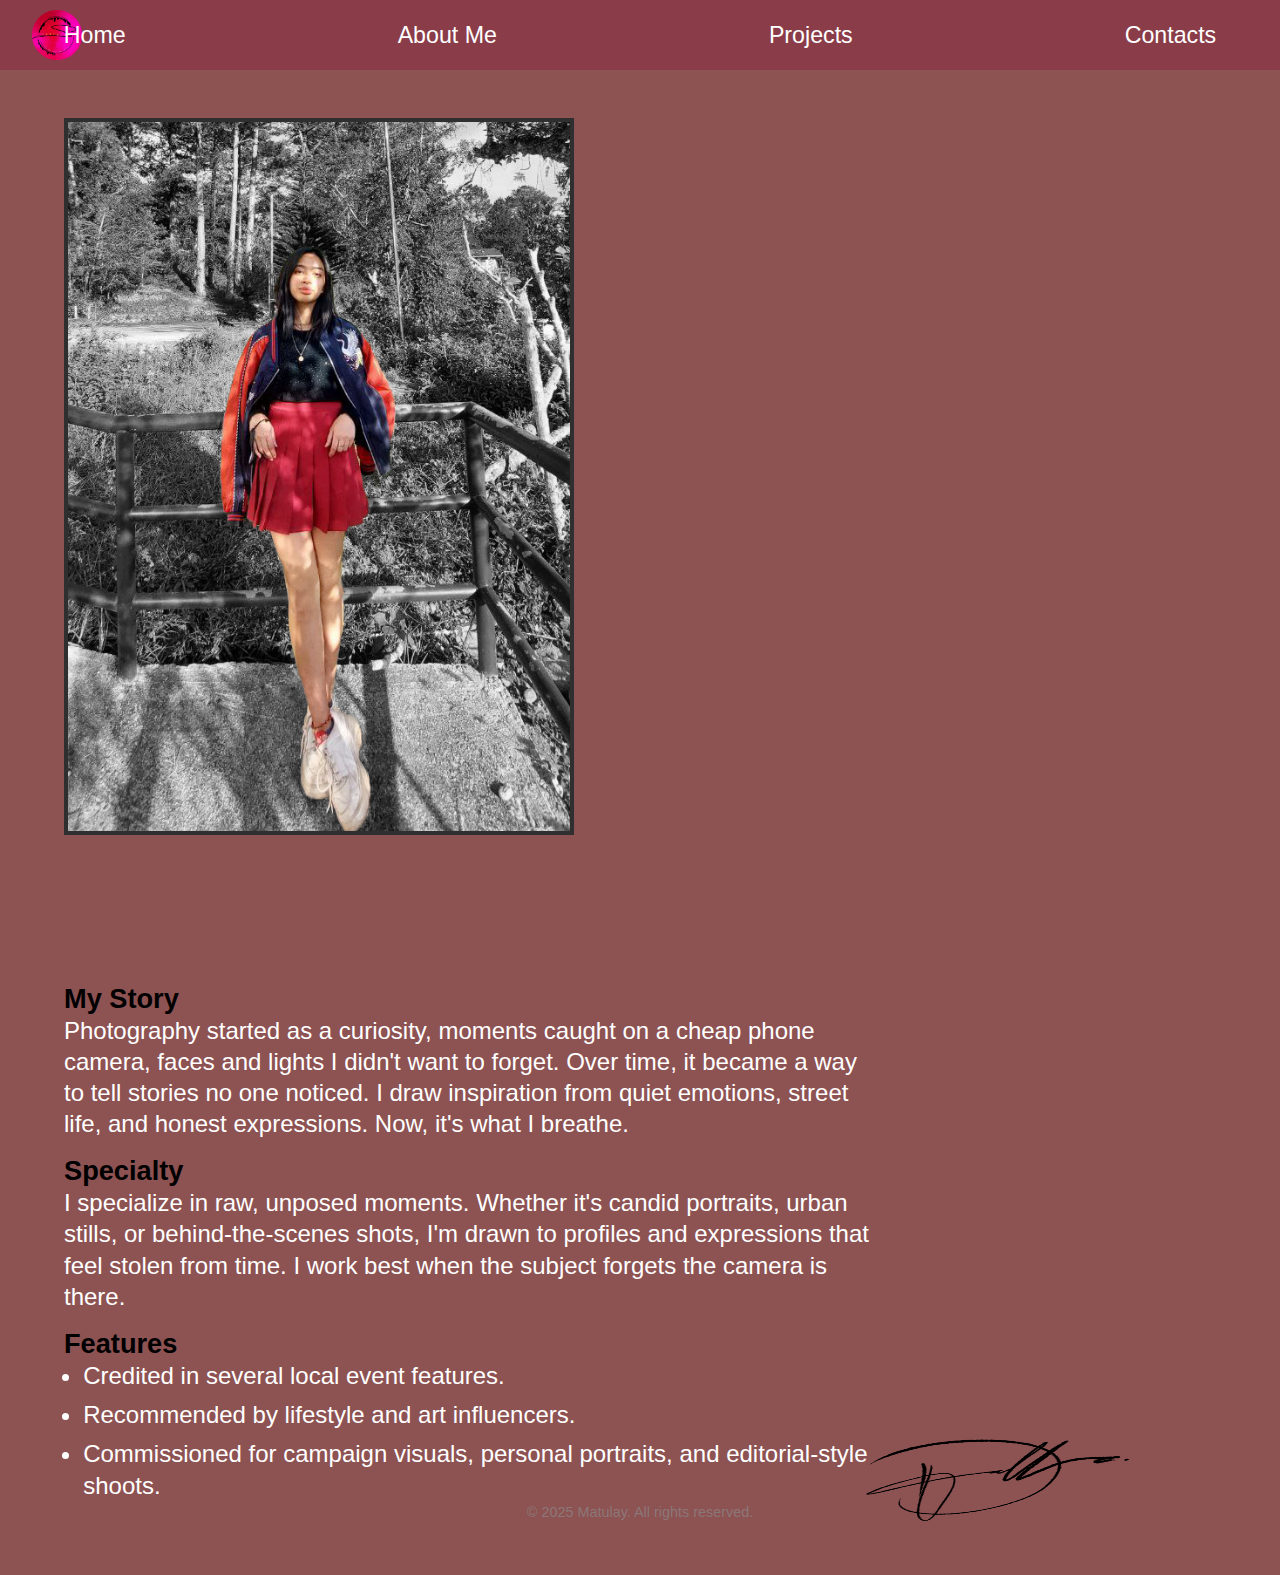
<file: about.html>
<!DOCTYPE html>
<html lang="en">
<head>
  <meta charset="UTF-8" />
  <meta name="author" content="Sarinia"/>
  <meta name="viewport" content="width=device-width, initial-scale=1.0" />
  <title>Matulay_Portfolio</title>
  <link rel="stylesheet" href="styles/styles.css">
</head>
<body class="about-page">

<header>
  <nav>
    <img src="images/logogo.png" alt="logo img" class="logo"/>
     <ul>
      <li><a href="home.html">Home</a></li>
      <li><a href="about.html">About Me</a></li>
      <li><a href="projects.html">Projects</a></li>
      <li><a href="contacts.html">Contacts</a></li>
     </ul>
  </nav>
</header>

<main class="pmain">

<div class="left">
 <img src="images/highskulredd.png" alt="portrait"/>
</div>

 <div class="text">
  <h1>My Story</h1>
  <p>Photography started as a curiosity, moments caught on a cheap phone camera, faces and lights I didn't want to forget. 
    Over time, it became a way to tell stories no one noticed. I draw inspiration from quiet emotions, street life, and honest
    expressions. Now, it's what I breathe.</p>
  <h1>Specialty</h1>
  <p>I specialize in raw, unposed moments. Whether it's candid portraits, urban stills, or behind-the-scenes shots, I'm drawn 
    to profiles and expressions that feel stolen from time. I work best when the subject forgets the camera is there.</p>
  <h1>Features</h1>
  <ul>
    <li>Credited in several local event features.</li>
    <li>Recommended by lifestyle and art influencers.</li>
    <li>Commissioned for campaign visuals, personal portraits, and editorial-style shoots.</li>
  </ul>
 </div>  

<div class="sign">
 <img src="images/sign.png" alt="sign"/>
</div>
</main>

<footer>
  <p>© 2025 Matulay. All rights reserved.</p>
</footer>

<script src="scripts/script.js"></script>
</body>
</html>
</file>
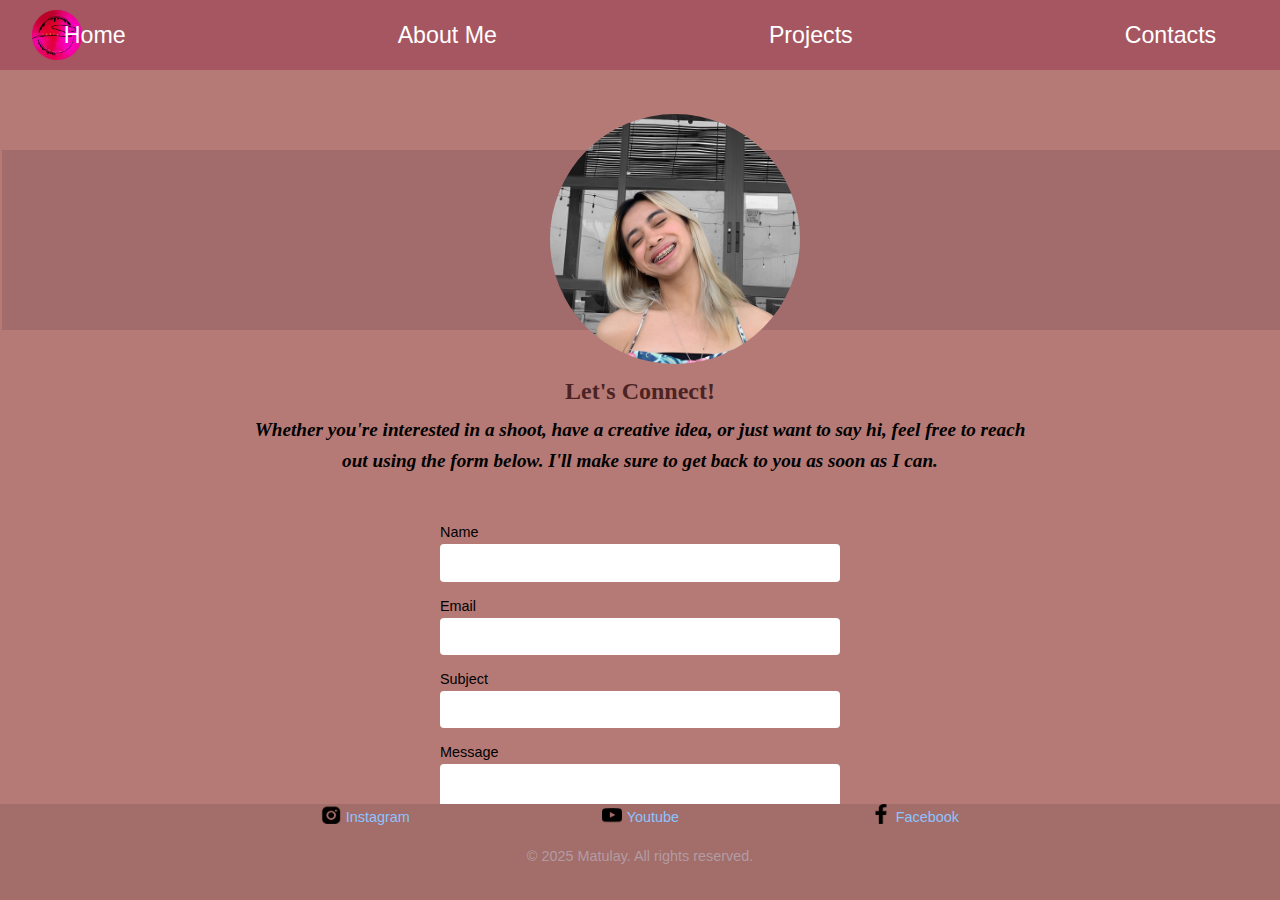
<file: contacts.html>
<!DOCTYPE html>
<html lang="en">
<head>
  <meta charset="UTF-8" />
  <meta name="author" content="Sarinia"/>
  <meta name="viewport" content="width=device-width, initial-scale=1.0" />
  <title>Matulay_Portfolio</title>
  <link rel="stylesheet" href="styles/styles.css">
</head>
<body class="contact-page">

<header>
  <nav>
    <img src="images/logogo.png" alt="logo img" class="logo"/>
     <ul>
      <li><a href="index.html">Home</a></li>
      <li><a href="about.html">About Me</a></li>
      <li><a href="projects.html">Projects</a></li>
      <li><a href="contacts.html">Contacts</a></li>
     </ul>
  </nav>
</header>

<main class="cmain">
 <div class="colorstrip">
  <img src="images/blondd.png" alt="profile" class="profile-img">
 </div>

  <h2>Let's Connect!</h2>
  <p class="intro"><strong>Whether you're interested in a shoot, have a creative idea, or just want to say hi, feel free to reach out using the form below. I'll make sure to get back to you as soon as I can.</strong></p>

  <form action="https://formspree.io/f/your-form-id" method="POST">
    <label for="name">Name</label>
    <input type="text" id="name" name="name" required>

    <label for="email">Email</label>
    <input type="email" id="email" name="_replyto" required>

    <label for="subject">Subject</label>
    <input type="text" id="subject" name="subject">

    <label for="message">Message</label>
    <textarea id="message" name="message" rows="4" required></textarea>
    <p id="word-count" style="margin: 0.5rem 0; color: white;"></p>
    <p id="word-warning" style="color: red; display: none;">You've reached the 100-word limit.</p>

    <button type="submit">SEND</button>
  </form>
  
  
</main>

<footer>

  <div class="social-footer">
    <a href="https://www.instagram.com/sari_ngit/"><img src="images/instaaa.png" alt="Instagram">Instagram</a>
    <a href="#"><img src="images/yutu.png" alt="YouTube">Youtube</a>
    <a href="https://www.facebook.com/sarinia.dm.2024/"><img src="images/fb.png" alt="Facebook">Facebook</a>
  </div>

 <p>© 2025 Matulay. All rights reserved.</p>
</footer>

<script src="scripts/script.js"></script>
</body>
</html>
</file>
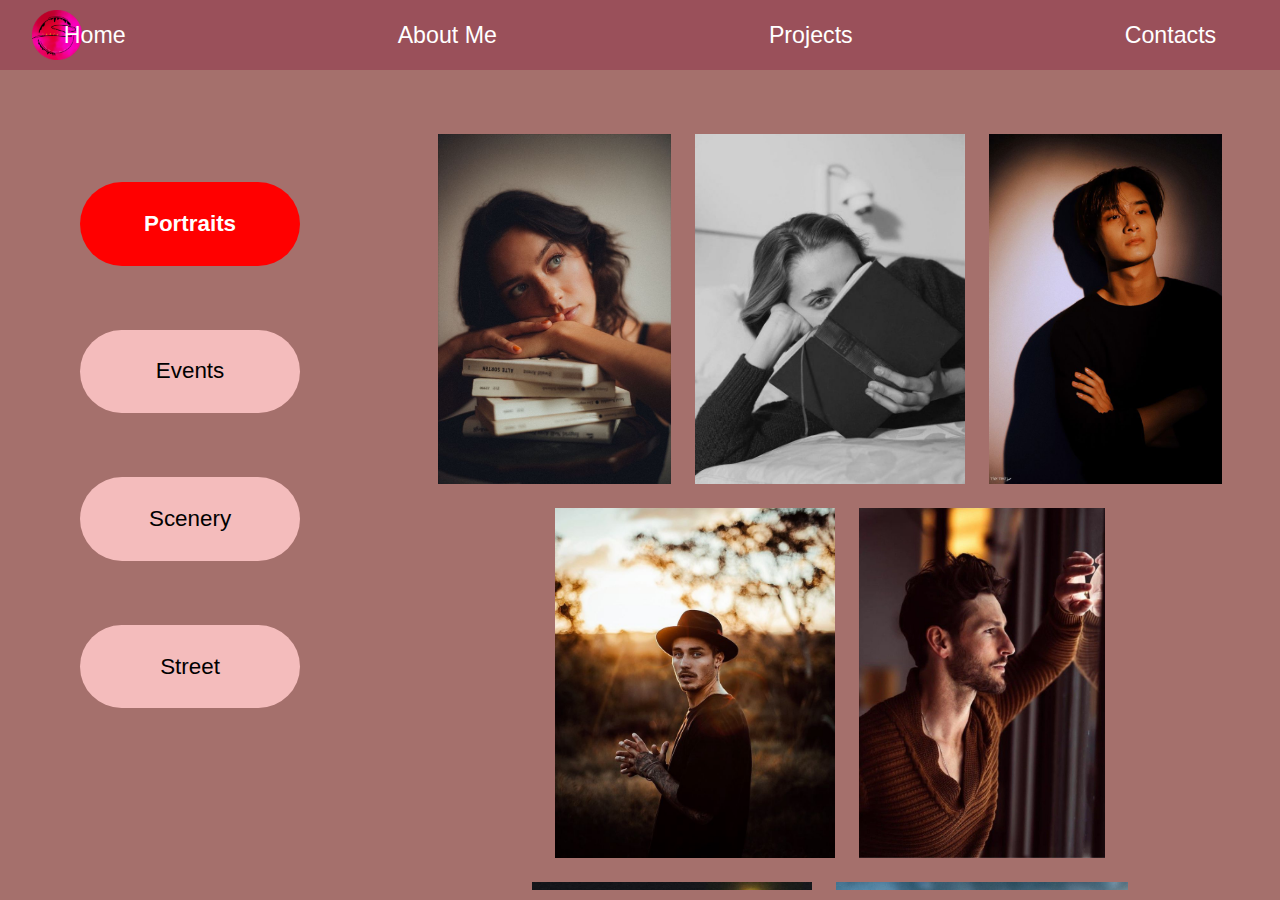
<file: projects.html>
<!DOCTYPE html>
<html lang="en">
<head>
  <meta charset="UTF-8" />
  <meta name="author" content="Sarinia"/>
  <meta name="viewport" content="width=device-width, initial-scale=1.0" />
  <title>Matulay_Portfolio</title>
  <link rel="stylesheet" href="styles/styles.css">
</head>
<body class="projects-page">

<header>
  <nav>
    <img src="images/logogo.png" alt="logo img" class="logo"/>
     <ul>
      <li><a href="index.html">Home</a></li>
      <li><a href="about.html">About Me</a></li>
      <li><a href="projects.html">Projects</a></li>
      <li><a href="contacts.html">Contacts</a></li>
     </ul>
  </nav>
</header>


<main class="promain">
    <aside class="category-buttons">
        <button onclick="showGallery('portraits', this)" class="active">Portraits</button>
        <button onclick="showGallery('events', this)" class="ev">Events</button>
        <button onclick="showGallery('scenery', this)" class="sc">Scenery</button>
        <button onclick="showGallery('street', this)" class="st">Street</button>
    </aside>
      
 <div class="gallery-container">
    <section class="photo-gallery" id="portraits">
        <img src="images/po1.jpg" alt="Portrait">
        <img src="images/po2.jpg" alt="Portrait">
        <img src="images/po3.jpg" alt="Portrait">
        <img src="images/po4.jpg" alt="Portrait">
        <img src="images/po5.jpg" alt="Portrait">
        <img src="images/po6.jpg" alt="Portrait">
        <img src="images/po7.jpg" alt="Portrait">
        <img src="images/po8.jpg" alt="Portrait">
        <img src="images/po9.jpg" alt="Portrait">
        <img src="images/po11.jpg" alt="Portrait">
        <img src="images/po10.jpg" alt="Portrait">
        <img src="images/po12.jpg" alt="Portrait">
     
    </section>
      
    <section class="photo-gallery" id="events" style="display: none;">
        <img src="images/ev1.jpg" alt="Event">
        <img src="images/ev2.jpg" alt="Event">
        <img src="images/ev3.jpg" alt="Event">
        <img src="images/ev4.jpg" alt="Event">
        <img src="images/ev5.png" alt="Event">
        <img src="images/ev6.jpg" alt="Event">
        <img src="images/ev7.jpg" alt="Event">
        <img src="images/ev8.jpg" alt="Event">
        <img src="images/ev9.jpg" alt="Event">
        <img src="images/ev10.jpg" alt="Event">
        <img src="images/ev11.jpg" alt="Event">
        <img src="images/ev12.jpg" alt="Event">
        <img src="images/ev13.jpg" alt="Event">
        <img src="images/ev14.jpg" alt="Event">
    </section>
      
    <section class="photo-gallery" id="scenery" style="display: none;">
        <img src="images/sc1.jpg" alt="Scenery">
        <img src="images/sc2.jpg" alt="Scenery">
        <img src="images/sc3.jpg" alt="Scenery">
        <img src="images/sc4.jpg" alt="Scenery">
        <img src="images/sc5.jpg" alt="Scenery">
        <img src="images/sc6.jpg" alt="Scenery">
        <img src="images/sc7.jpg" alt="Scenery">
        <img src="images/sc8.jpg" alt="Scenery">
        <img src="images/sc9.jpg" alt="Scenery">
        <img src="images/sc10.jpg" alt="Scenery">
        <img src="images/sc11.jpg" alt="Scenery">
        <img src="images/sc12.jpg" alt="Scenery">
        <img src="images/sc13.jpg" alt="Scenery">
        <img src="images/sc14.jpg" alt="Scenery">
        <img src="images/sc15.jpg" alt="Scenery">
        <img src="images/sc16.png" alt="Scenery">
         
    </section>
      
    <section class="photo-gallery" id="street" style="display: none;">
        <img src="images/st1.jpg" alt="Street">
        <img src="images/st2.jpg" alt="Street">
        <img src="images/st3.jpg" alt="Street">
        <img src="images/st4.jpg" alt="Street">
        <img src="images/st5.jpg" alt="Street">
        <img src="images/st6.jpg" alt="Street">
        <img src="images/st7.jpg" alt="Street">
        <img src="images/st8.png" alt="Street">
        <img src="images/st9.jpg" alt="Street">
        <img src="images/st10.jpg" alt="Street">
        <img src="images/st11.jpg" alt="Street">
        <img src="images/st12.jpg" alt="Street">
        <img src="images/st13.png" alt="Street">
        <img src="images/st14.jpg" alt="Street">
        <img src="images/st15.jpg" alt="Street">
        <img src="images/st16.jpg" alt="Street">
        <img src="images/st17.jpg" alt="Street">
        <img src="images/st18.jpg" alt="Street">
        <img src="images/st19.jpg" alt="Street">
        <img src="images/st20.jpg" alt="Street">
        <img src="images/st21.jpg" alt="Street">
        <img src="images/st22.jpg" alt="Street">
    </section>
 </div>
</main>


<script src="scripts/script.js"></script>
</body>
</html>
</file>
<file: styles/styles.css>
* {
    margin: 0;
    padding: 0;
    box-sizing: border-box;
  }

  html, body {
    width: 100%;
    margin: 0;
    padding: 0;
    position: relative;
    min-height: 100vh;
  }  

  main {
    position: relative;
  z-index: 2;
  }
 
 .fullscreen {
    background-image: url("beache.png");
    background-size: cover;
    background-position: center;
    background-repeat: no-repeat;
    width: 100vw;
    height: 100vh;
    position: fixed;
    top: 0;
    left: 0;
    z-index: -1;
  }


nav {
    position: relative;
    display: flex;
    align-items: center;
    justify-content: center;
    padding: 0 2rem;
    top: 0;
    width: 100%;
    height: 70px;
    background-color: rgba(134, 15, 55, 0.329);
    top: 0;
    left: 0;
    z-index: 10;
  }
  
  .logo {
    position: absolute;
    left: 2rem;
    top: 50%;
    transform: translateY(-50%);
    height: 50px;
  }

  nav ul {
    list-style: none;
    display: flex;
    justify-content: center;
    align-items: stretch;
    height: 100%;
    margin: 0;
    padding: 0;
    gap: 14rem;
  }
  
  nav a {
    position: relative;
    overflow: hidden;
    z-index: 1;
    display: flex;
    align-items: center;
    height: 100%;
    padding: 0.75rem 1.5rem;
    text-decoration: none;
    color: white;
    font-size: 1.45rem;
    font-family: Helvetica, sans-serif;
    font-weight: 500;
    transition: all 0.3s ease;
  }

  nav a:hover {
    color: rgb(255, 0, 106);
    padding: 0.75rem 5rem;
    transform: scaleX(1.1);
  }

  nav a::before {
    content: "";
    position: absolute;
    top: 0;
    left: -0%;
    width: 100%;
    height: 100%;
    pointer-events: none;
    background: linear-gradient(to right,
    rgba(224, 75, 150, 0) 0%,
    rgba(247, 60, 132, 0.445) 10%,
    rgba(224, 75, 149, 0) 50%,
    rgba(247, 60, 132, 0.445) 90%,
    rgba(224, 75, 150, 0) 100%);
    opacity: 0;
    transition: opacity 0.3s ease;
    z-index: 0;
  }
  
  nav a:hover::before {
    opacity: 0.8;
  }

  .home-page h1 {
    text-align: center;
    color: #ffffff; 
    font-size: 8rem;
    font-family: Helvetica, sans-serif;
    font-weight: bold;
    margin-top: 28rem;

    background: linear-gradient(to right, #ff0000, #ff6600, #b700ff, #0026ff);
    -webkit-background-clip: text;
    -webkit-text-fill-color: transparent;
  }

  h2{
    text-align: center;
    font-family: 'Times New Roman', Times, serif;
    margin-bottom: 2rem;
  }

  .shine {
    font-size: 2rem;
    color: rgb(85, 85, 85);
    text-shadow:
      0 0 5px rgba(255, 255, 255, 0.76),
      0 0 10px rgba(255, 255, 255, 0.767),
      0 0 15px rgba(255, 255, 255, 0.712),
      0 0 20px rgba(255, 255, 255, 0.514),
      0 0 30px rgba(255, 255, 255, 0.281);
  }

  p{
    font-size: 1.5rem;
    line-height: 1.6;
    color: #dddddd;
    font-family: 'Times New Roman', Times, serif;
    text-align: center; 
    max-width: 100rem;
    margin: 1rem auto;
    margin-top: 3rem;
  }

  .home-page footer {
  position: absolute;
  bottom: 0;
  left: 0;
  width: 100%;
  height: 15rem; 
  background: linear-gradient(
    to bottom,
    rgba(0, 0, 0, 0) 0%,    
    rgba(3, 3, 3, 0.7) 20%, 
    rgb(0, 0, 0) 100%
  );
  z-index: 1; 
  text-align: center;
  display: flex;
  align-items: flex-end;
  justify-content: center;

  }

  .about-page {
    background-color: #8D5252;
  }

  footer p {
    color: #8b8b8bad;
    font-family: Arial, Helvetica, sans-serif;
    font-size: 0.9rem;
    padding-bottom: 1rem;
  }

  .about-page footer {
    position: absolute;
    bottom: 0;
    width: 100%;
    height: 6.5rem;   
  }

  .about-page h1{
    color: black;
    font-family: Helvetica;
    font-size: 1.7rem;
    margin-bottom: 3rem;
  }

  .pmain p, 
  .pmain li{
    color: white;
    font-family: Helvetica;
    text-align: left;
    font-size: 1.5rem;
    line-height: 1.3;
  }

  .about-page .pmain {
    display: flex;
    align-items: flex-start;
    gap: 9rem;
    padding: 3rem 5%;
    flex-wrap: wrap;
  }
  

  .sign img {
    position: absolute;
    bottom: 0rem;    
    right: 9rem;  

    width: 300px;   
    height: 150px;
    object-fit: fill;
    display: block;
    pointer-events: none;

    transform: rotate(-7deg);
  }

  .about-page .left img {
    max-width: 510px;
    height: auto;
    object-fit: cover;
    border: 4px solid #2f2f2f;
  }

  
  .about-page .text {
    max-width: 810px;
  }

  .about-page .text p {
    margin-top: -3rem;
  }

  .about-page .text ul {
    padding-left: 1.2rem;
    margin-top: -3rem;
  }
  
  .about-page .text li {
    list-style-type: disc;
    margin-bottom: 0.5rem;
  }

  body.contact-page {
    margin: 0;
    padding: 0;
    background-color: #b67a76;
    font-family: Helvetica, sans-serif;
    height: 100vh;
    display: flex;
    flex-direction: column;
  }
  
  .cmain {
    flex: 1;
    overflow-y: scroll;
    scrollbar-width: none;
    -ms-overflow-style: none; 
    padding: 2rem;
    text-align: center;
  }

  .cmain::-webkit-scrollbar {
    display: none;
  }

  .colorstrip {
    background-color: #a36c6c;  
    height: 180px;               
    width: 100vw;               
    overflow: visible;   
    margin-top: 3rem;   
    margin-left: -30px;         
  }
  
  .profile-img {
    width: 250px;
    height: 250px;
    border-radius: 50%;       
    object-fit: cover;
    position: absolute;
    top: 6%;                   
    left: 43%;                  
  }
  
  .cmain h2 {
    margin-top: 3rem;
    margin-bottom: 10px;
    color: #4b2323;
  }
  
  .intro {
    color: black;
    font-style: italic;
    font-size: 1.2rem;
    margin-bottom: 2rem;
    margin-top: 0rem;
    max-width: 800px;
    margin-inline: auto;
  }
  
  form {
    max-width: 400px;
    margin: 0 auto;
    display: flex;
    flex-direction: column;
  }
  
  form label {
    text-align: left;
    margin-top: 1rem;
    font-size: 0.9rem;
  }
  
  form input,
  form textarea {
    padding: 0.6rem;
    margin-top: 0.25rem;
    border: none;
    border-radius: 4px;
    font-size: 1rem;
  }
  
  form button {
    margin-top: 1.5rem;
    padding: 0.7rem;
    background-color: #52a447;
    color: white;
    font-weight: bold;
    border: none;
    border-radius: 4px;
    cursor: pointer;
  }
  
  form button:hover {
    background-color: #1aaa1a;
  }
  
  .contact-page footer {
    background-color: rgba(0, 0, 0, 0.1);
    padding: 2rem 1rem -6rem;
    text-align: center;
    font-size: 0.8rem;
    font-family: Helvetica, sans-serif;
    position: sticky;
    bottom: 0;
    z-index: 10;
  }
  
  .social-footer {
    display: flex;
    justify-content: center;
    align-items: flex-start;
    flex-wrap: wrap;
    gap: 12rem;
    margin-bottom: -2rem; 
  }
  
  .social-footer a {
    color: #8cc4ff;
    text-decoration: none;
    display: flex;
    align-items: center;
    gap: 0.3rem;           
    font-size: .9rem;
    transition: color 0.3s ease;
  }
  
  .social-footer a img {
    width: 20px;  
    height: 20px;  
    object-fit: contain;
    margin-bottom: 0.3rem;
  }
  
  .social-footer a:hover {
    color: #fc8eac;
  }
  
  .contact-page footer p {
    color: #b29ca2;
  }

  .projects-page {
    background-color: #a5706c;
  }
  
  .category-buttons {
    display: flex;
    flex-direction: column;
    gap: 4rem;
    margin-left: 5rem;
    float: left;
    padding-top: 7rem;
  }
  
  .category-buttons button {
    background-color: #f4bcbc;
    border: none;
    border-radius: 50px;
    padding: 1.8rem 4rem;
    font-size: 1.4rem;
    cursor: pointer;
    transition: background-color 0.3s, color 0.3s;
  }

  .category-buttons button:hover {
    background-color: #ff0202;
    color: white;
  }
  
  .category-buttons .ev:hover {
    background-color: #ec510a;
  }
  
  .category-buttons .sc:hover {
    background-color: #c11be2;
  }
  
  .category-buttons .st:hover {
    background-color: #251eeb;
  }
  
  .category-buttons .active.active {
    background-color: #ff0000;
    color: white;
  }

  .category-buttons .ev.active {
    background-color: #ec510a;
    color: white;
  }
  
  .category-buttons .sc.active {
    background-color: #ce19e6;
    color: white;
  }
  
  .category-buttons .st.active {
    background-color: #1a12ee;
    color: white;
  }
  
  .category-buttons .active {
    font-weight: bold;
  }  
  
  .photo-gallery {
    display: flex;
  flex-wrap: wrap;
  justify-content: center;        
  gap: 1.5rem;                    
  margin-left: 80px;        
  padding: 2rem 1rem;
  box-sizing: border-box;
  overflow-x: hidden;
 
  }

  .photo-gallery img {
    height: 350px;
    width: auto;
    object-fit: cover;
    display: block;
    max-width: 100%;

  }
  
  .promain {
    display: flex;
    height: calc(100vh - 80px);
    overflow: hidden;
  }
  
  .gallery-container {
    flex: 1;
    overflow-y: scroll;
    padding: 2rem;
    box-sizing: border-box;
  
  scrollbar-width: none;
  -ms-overflow-style: none; 
}

.gallery-container::-webkit-scrollbar {
  display: none; 
}
</file>
